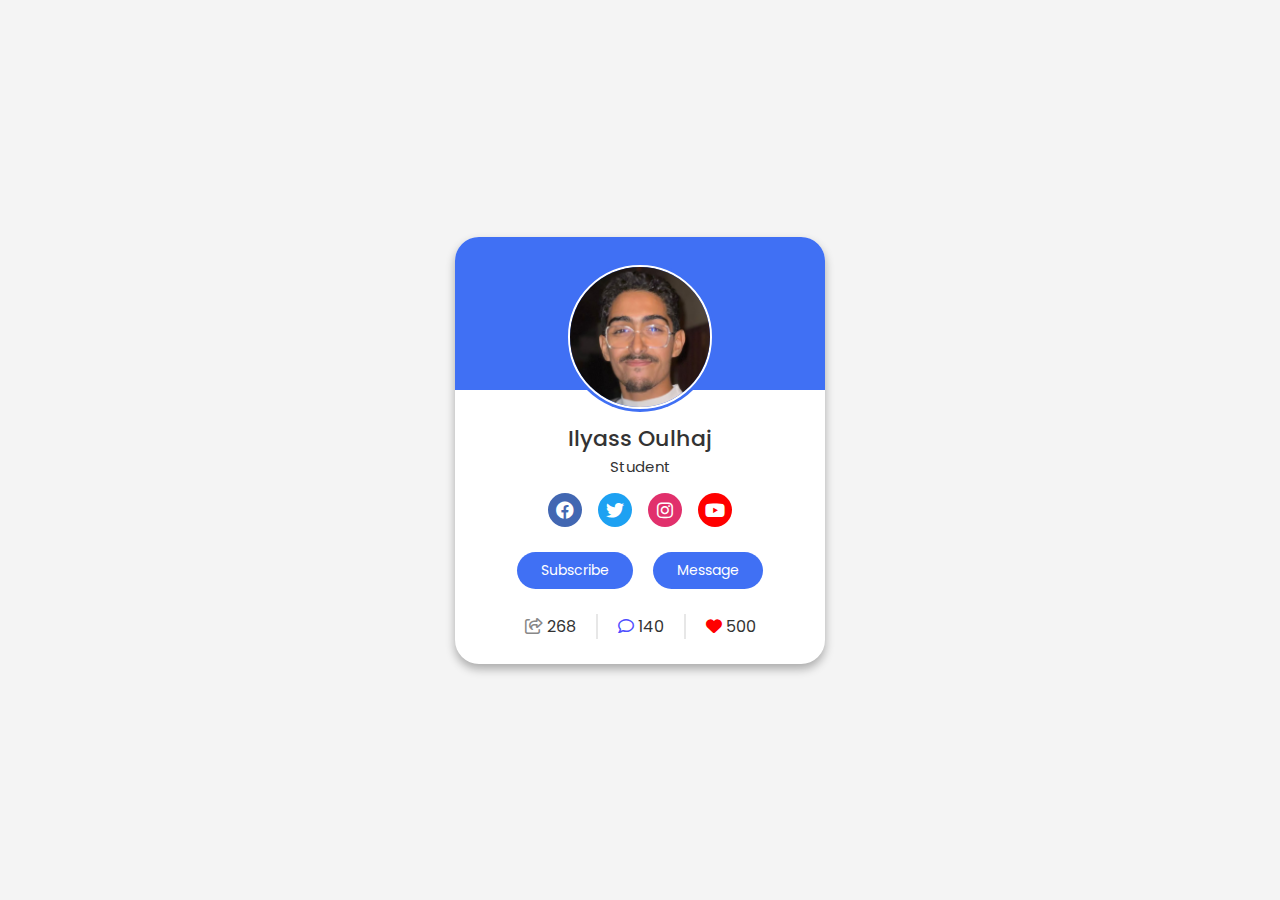
<file: index.html>
<!DOCTYPE html>
<html lang="en">
  <head>
    <meta charset="UTF-8" />
    <meta name="viewport" content="width=device-width, initial-scale=1.0" />
    <link rel="stylesheet" href="Fonts/css/all.min.css" />
    <link rel="stylesheet" href="CSS/style.css" />
    <title>Project 1</title>
  </head>
  <body>
    <div class="container">
      <div class="profile">
        <img
          src="Images/IMG-20230320-WA0018.jpg"
          alt="My Profile Picture"
          class="profile-image"
        />
      </div>

      <!-- dividing your project like this is a best practice, every category in a division -->

      <div class="text-data">
        <span class="name">Ilyass Oulhaj</span>
        <span class="job">Student</span>
      </div>

      <div class="social-media">
        <a href="" class="link">
          <i class="fa-brands fa-facebook"></i>
        </a>
        <a href="" class="link">
          <i class="fa-brands fa-twitter"></i>
        </a>
        <a href="" class="link">
          <i class="fa-brands fa-instagram"></i>
        </a>
        <a href="" class="link">
          <i class="fa-brands fa-youtube"></i>
        </a>
      </div>

      <div class="buttons">
        <button class="button">Subscribe</button>
        <button class="button">Message</button>
      </div>

      <div class="analytics">
        <div class="data">
          <i class="fa-regular fa-share-from-square" style="color: #888;"></i>
          <span>268</span>
        </div>
        <div class="data">
          <i class="fa-regular fa-comment" style="color: #0000ffb4;"></i>
          <span>140</span>
        </div>
        <div class="data">
          <i class="fa-solid fa-heart" style="color: #ff0000;"></i>
          <span>500</span>
        </div>
      </div>
    </div>
  </body>
</html>
</file>
<file: CSS/style.css>
@import url('https://fonts.googleapis.com/css2?family=Poppins:ital,wght@0,100;0,200;0,300;0,400;0,500;0,600;0,700;0,800;0,900;1,100;1,200;1,300;1,400;1,500;1,600;1,700;1,800;1,900&display=swap');

* {
    margin: 0;
    padding: 0;
    box-sizing: border-box;
    font-family: 'Poppins', sans-serif;
}

body { 
    height: 100vh;
    display: flex;
    align-items: center;
    justify-content: center;
    background-color: #f4f4f4;
}

.container { 
    width: 100%;
    padding: 25px;
    display: flex;
    max-width: 370px;
    align-items: center;
    border-radius: 24px;
    flex-direction: column;
    background-color: #fff;
    box-shadow: 0px 5px 10px 0px rgba(0, 0, 0, .3);
    position: relative;
}

.container::before {
    content: '';
    position: absolute;
    height: 36%;
    width: 100%;
    background-color: #4070f4;
    top: 0;
    left: 0;
    border-radius: 24px 24px 0 0;
}

.profile {
    padding: 3px;
    width: 150px;
    height: 150px;
    border-radius: 50%;
    background-color: #4070f4;
    margin-bottom: 10px;
    position: relative;
}

.profile .profile-image {
    width: 100%;
    height: 100%;
    border-radius: 50%;
    object-fit: cover;
    border: 2px solid #fff;
}

.container .text-data {
    display: flex;
    align-items: center;
    flex-direction: column;
    color: #333;
}

.text-data .name { 
    font-size: 22px;
    font-weight: 500;
}

.text-data .job { 
    font-size: 15px;
    font-weight: 400;
}

.container .social-media { 
    display: flex;
    align-items: center;
    margin-top: 15px;
}

.social-media .link {
    text-decoration: none;
    background-color: #4070f4;
    height: 34px;
    width: 34px;
    margin: 0 8px;
    border-radius: 50%;
    display: flex;
    justify-content: center;
    align-items: center;
    color: #fff;
    font-size: 18px;
    transition: all .2s ease;
}

.social-media .link:hover { 
    font-size: 20px;
    transform: scale(1.1);
    box-shadow: 0px 5px 10px -3px #666;
}

.social-media a:nth-child(1) {
    background-color: #4267b2;
}

.social-media a:nth-child(2) {
    background-color: #1da1f2;
}

.social-media a:nth-child(3) {
    background-color: #e1306c;
}

.social-media a:nth-child(4) {
    background-color: #ff0000;
}

.container .buttons {
    display: flex;
    justify-content: center;
    align-items: center;
    margin-top: 25px;
}

.buttons .button { 
    background-color: #4070f4;
    border: none;
    padding: 8px 24px;
    border-radius: 24px;
    margin: 0 10px;
    color: #fff;
    font-size: 14px;
    font-weight: 400;
    cursor: pointer;
    transition: all .5s ease;
}

.buttons .button:hover {
    background-color: #0e4bf1;
}

.container .analytics {
    display: flex;
    justify-content: center;
    align-items: center;
    margin-top: 25px;
}

.analytics .data { 
    padding: 0 20px;
    color: #333;
    border-right: 2px solid #e7e7e7;
}

.analytics .data:last-child {
    border-right: none;
}
</file>
